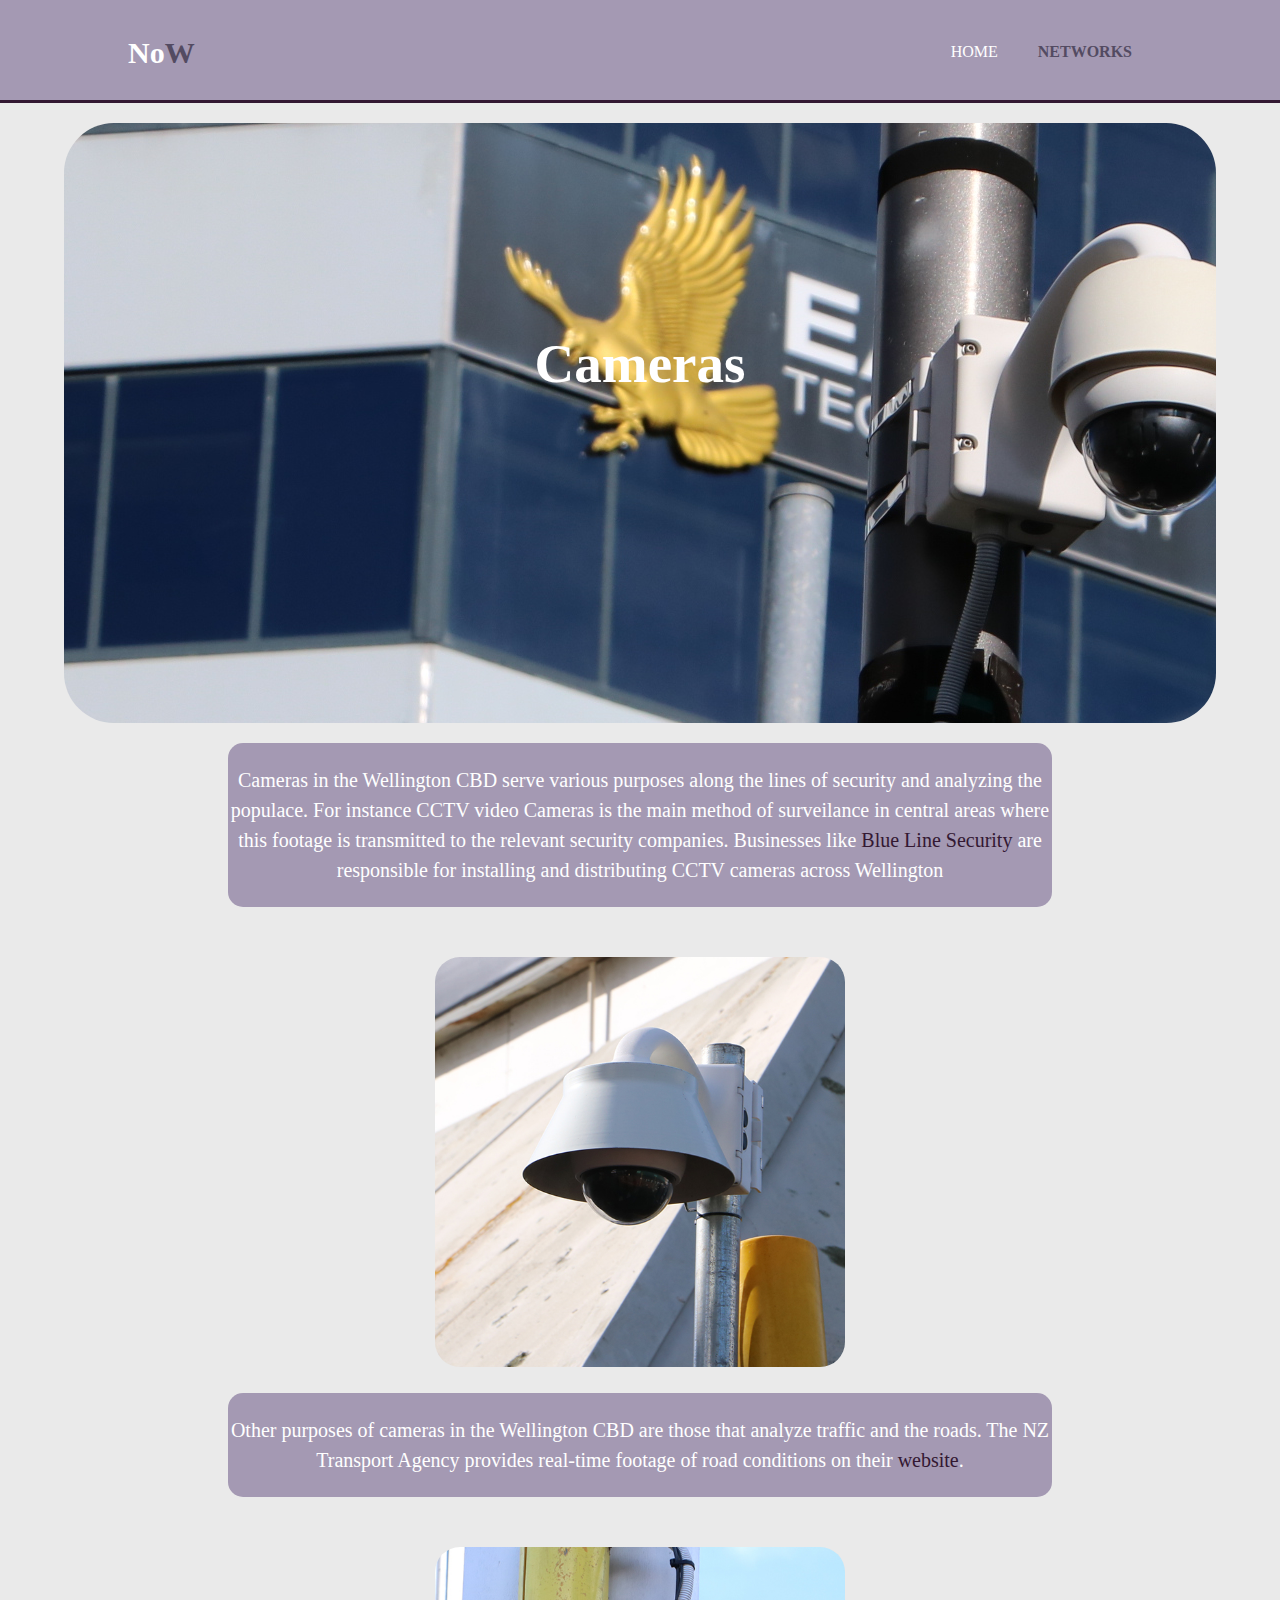
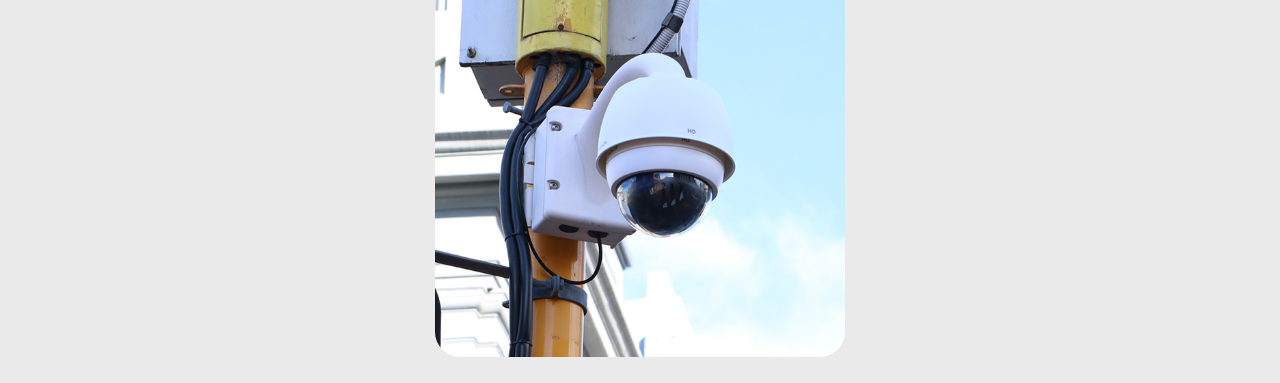
<file: cameras.html>
<!DOCTYPE html>
<html>
<head>
	<meta http-equiv="Content-Type" content="text/html; charset=UTF-8" />
	<meta name="viewport" content="width=device-width">
	<title>Networks of Wellington | Cameras</title>
	<link rel="stylesheet" type="text/css" href="css/style.css">
</head>
<body>
	<header>
		<div class="navbar">
			<div id="logo">
				<h1>No<span class="highlight">W</span></h1>
			</div>
			<nav>
				<ul>
					<li><a href="index.html">Home</a></li>
					<li  class="current">
						<div class="dropdown">
    						<a class="cd">Networks</a>
						    <div class="dropdown-content">
						      <a href="fibre.html">Fibre</a>
						      <a href="wifi.html">WiFi Zones</a>
						      <a href="cameras.html">Cameras</a>
						    </div>
						  </div> 
					</li>
				</ul>
			</nav>
		</div>
	</header>
	<section id="sec-img">
		<div class="home-text">
			<h1>Cameras</h1>

		</div>
		
	</section>

<section id="pages-contents">
			<div class="page-text">
				<p>Cameras in the Wellington CBD serve various purposes along the lines of security and analyzing the populace. For instance CCTV video Cameras is the main method of surveilance in central areas where this footage is transmitted to the relevant security companies. Businesses like <a href="https://www.bluelinesecurity.co.nz/cctv/" target="_blank">Blue Line Security</a> are responsible for installing and distributing CCTV cameras across Wellington</p>
			</div>
		
		<div class="img-container"> <!--first wrap all grid cells in a g-row-->
			<div class="img-box">
				<img src="img/camera1.jpg">
			</div>	
		</div>

			<div class="page-text">

				<p>Other purposes of cameras in the Wellington CBD are those that analyze traffic and the roads. The NZ Transport Agency provides real-time footage of road conditions on their <a href="https://www.journeys.nzta.govt.nz/traffic-and-travel-information/traffic-cameras/wellington/" target="_blank">website</a>.</p>
			</div>
			<div class="img-container"> <!--first wrap all grid cells in a g-row-->
			<div class="img-box">
				<img src="img/camera2.jpg">
			</div>	
		</div>
	</section>	
</body>
</html>
</file>
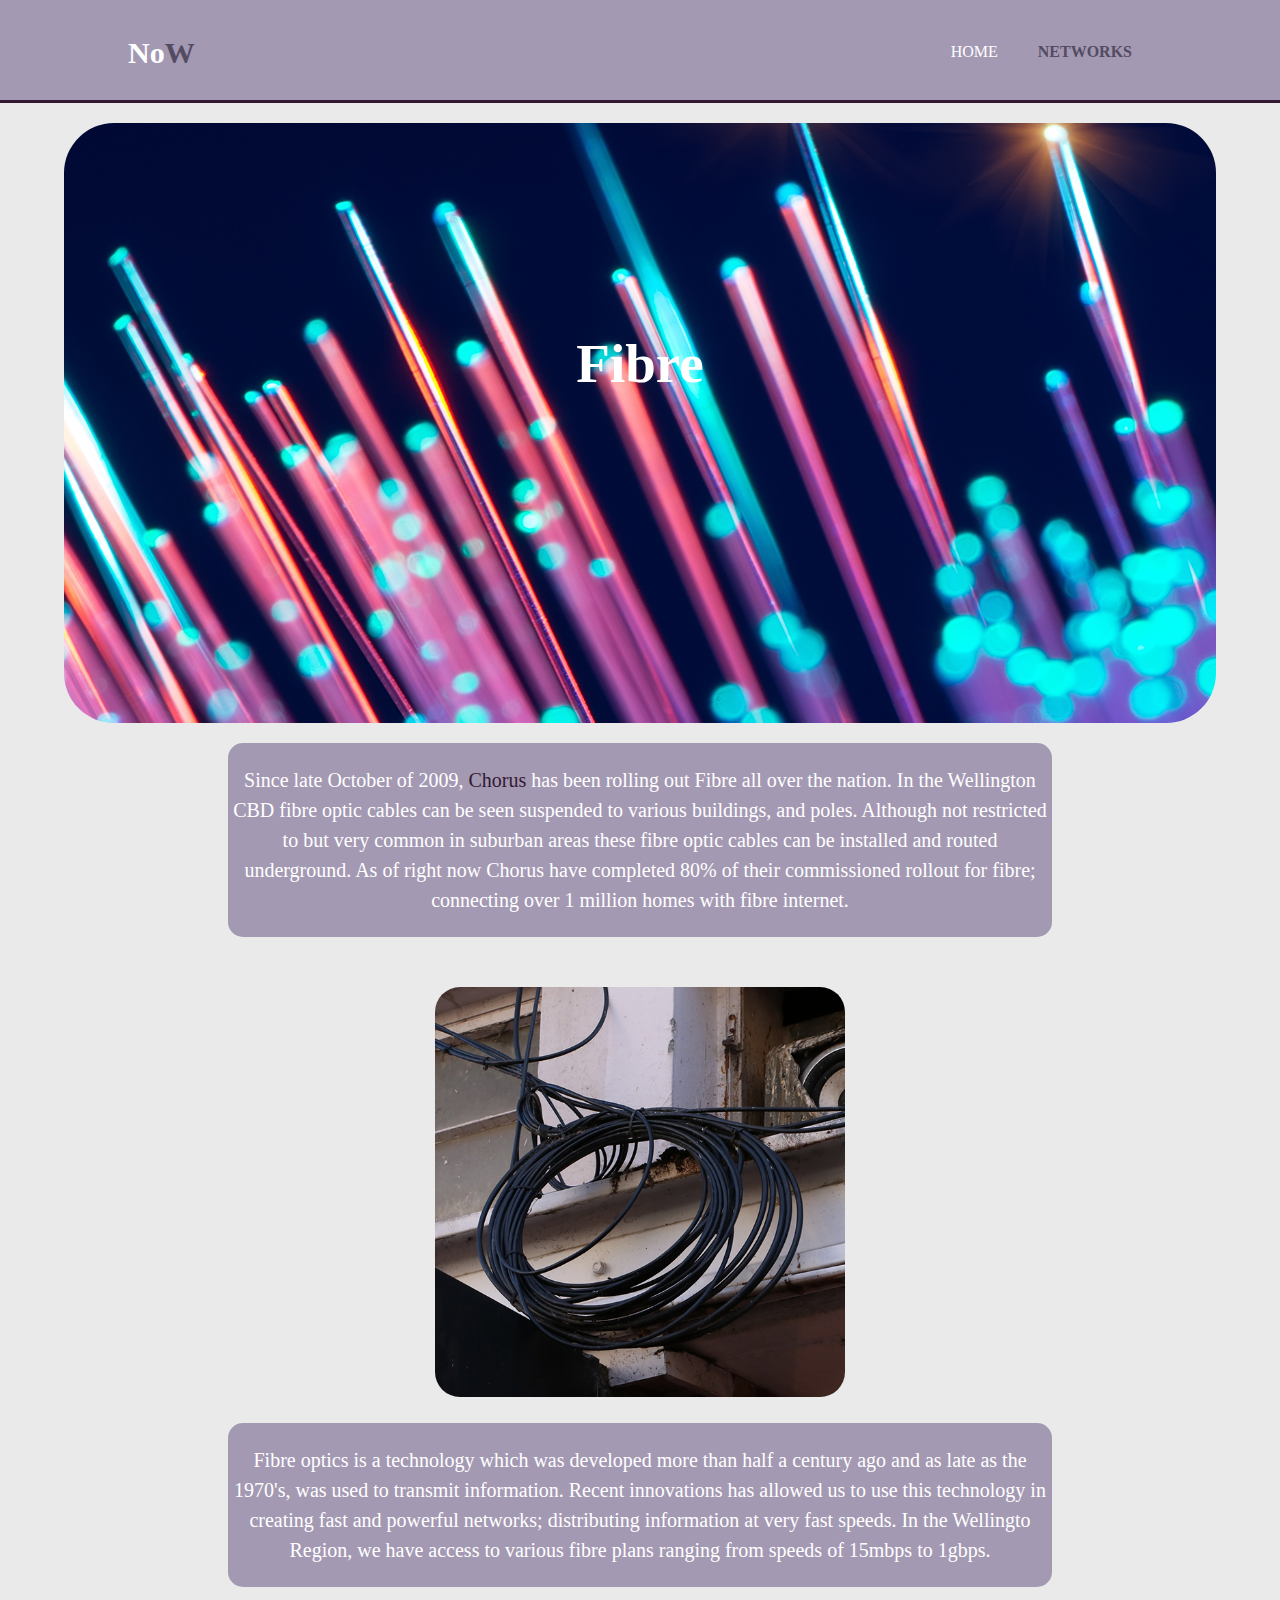
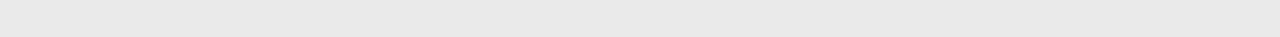
<file: fibre.html>
<!DOCTYPE html>
<html>
<head>
	<meta http-equiv="Content-Type" content="text/html; charset=UTF-8" />
	<meta name="viewport" content="width=device-width">
	<title>Networks of Wellington | Fibre</title>
	<link rel="stylesheet" type="text/css" href="css/style.css">
</head>
</head>
<body>
	<header>
		<div class="navbar">
			<div id="logo">
				<h1>No<span class="highlight">W</span></h1>
			</div>
			<nav>
				<ul>
					<li><a href="index.html">Home</a></li>
					<li  class="current">
						<div class="dropdown">
    						<a class="cd">Networks</a>
						    <div class="dropdown-content">
						      <a href="fibre.html">Fibre</a>
						      <a href="wifi.html">WiFi Zones</a>
						      <a href="cameras.html">Cameras</a>
						    </div>
						  </div> 
					</li>
				</ul>
			</nav>
		</div>
	</header>
	<section id="fibre-img">
		<div class="home-text">
			<h1>Fibre</h1>

		</div>
		
	</section>

<section id="pages-contents">
			<div class="page-text">
				<p>Since late October of 2009, <a href="https://www.chorus.co.nz/" target="_blank">Chorus</a> has been rolling out Fibre all over the nation. In the Wellington CBD fibre optic cables can be seen suspended to various buildings, and poles. Although not restricted to but very common in suburban areas these fibre optic cables can be installed and routed underground. As of right now Chorus have completed 80% of their commissioned rollout for fibre; connecting over 1 million homes with fibre internet.</p>
			</div>
		
		<div class="img-container"> <!--first wrap all grid cells in a g-row-->
			<div class="img-box">
				<img src="img/fibre1.jpg">
			</div>	
		</div>

			<div class="page-text">

				<p>Fibre optics is a technology which was developed more than half a century ago and as late as the 1970's, was used to transmit information. Recent innovations has allowed us to use this technology in creating fast and powerful networks; distributing information at very fast speeds. In the Wellingto Region, we have access to various fibre plans ranging from speeds of 15mbps to 1gbps.</p>
			</div>
	</section>	
	
</body>
</html>
</file>
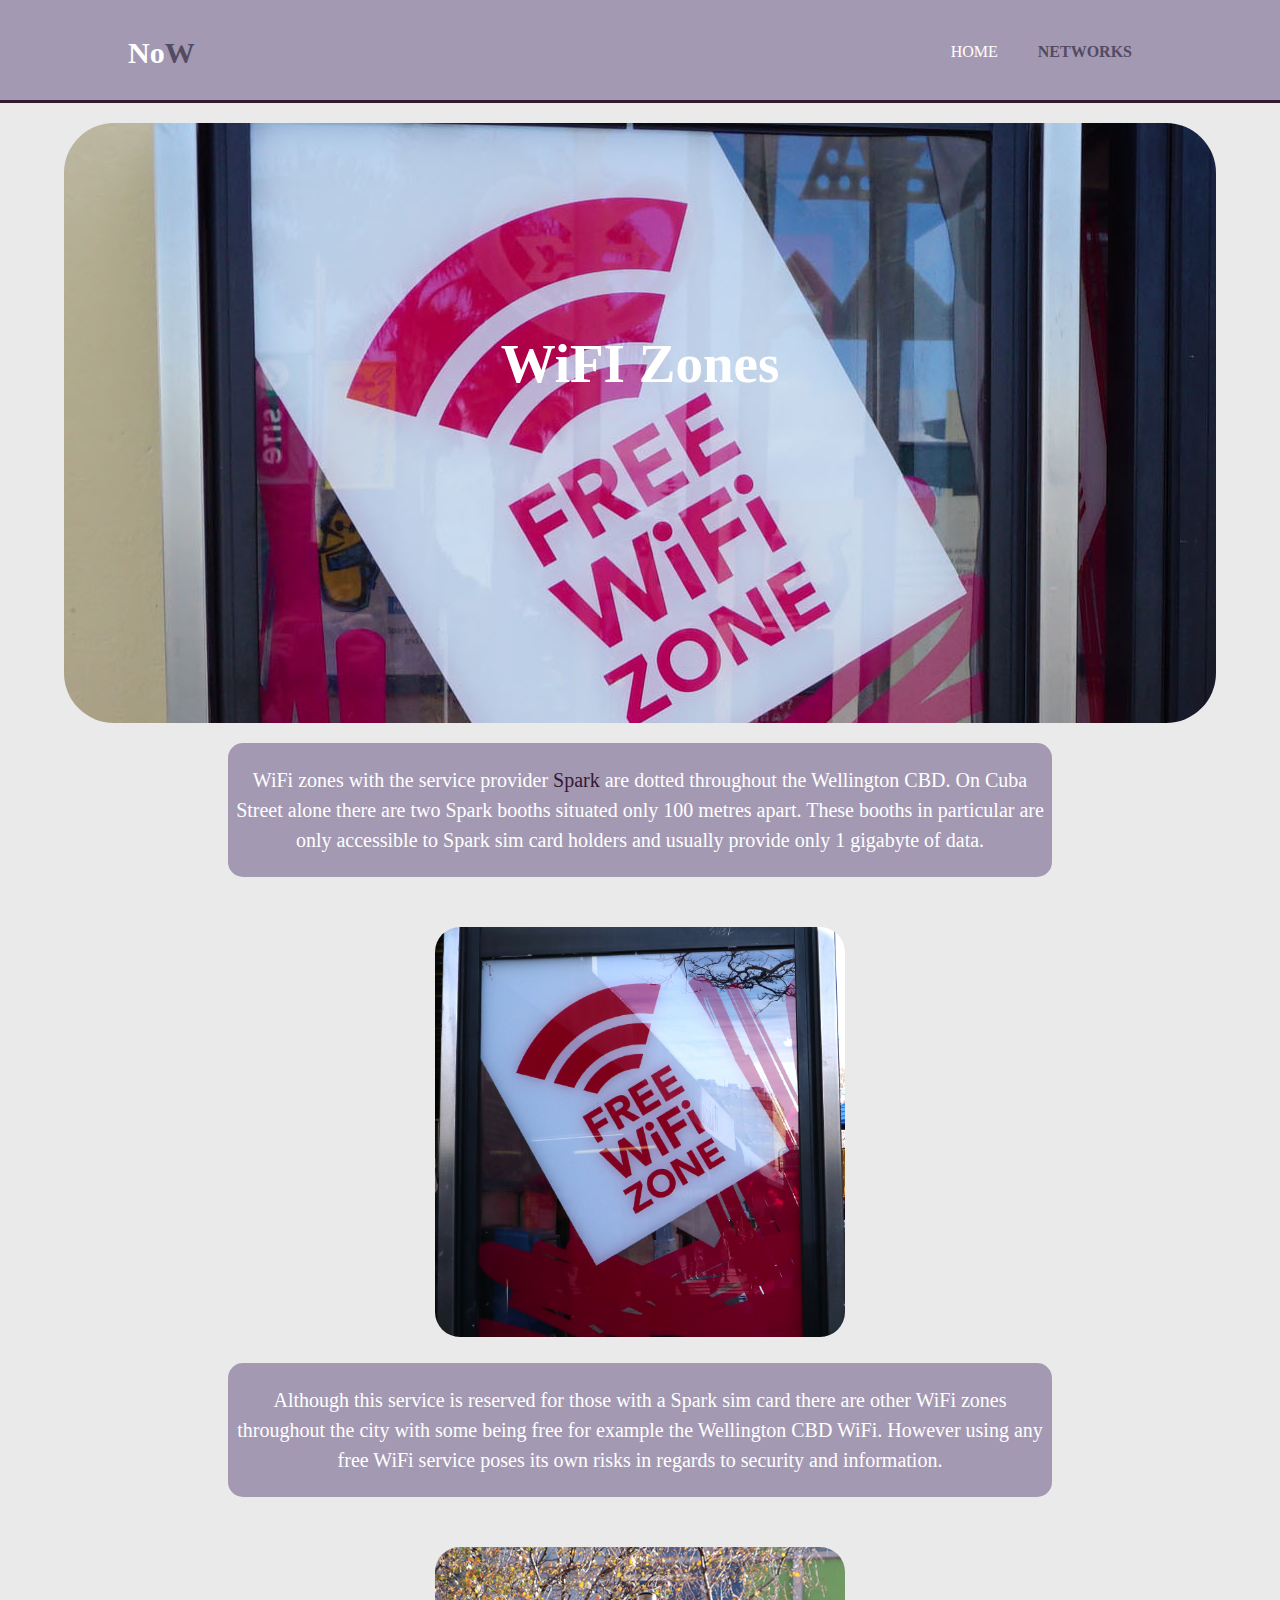
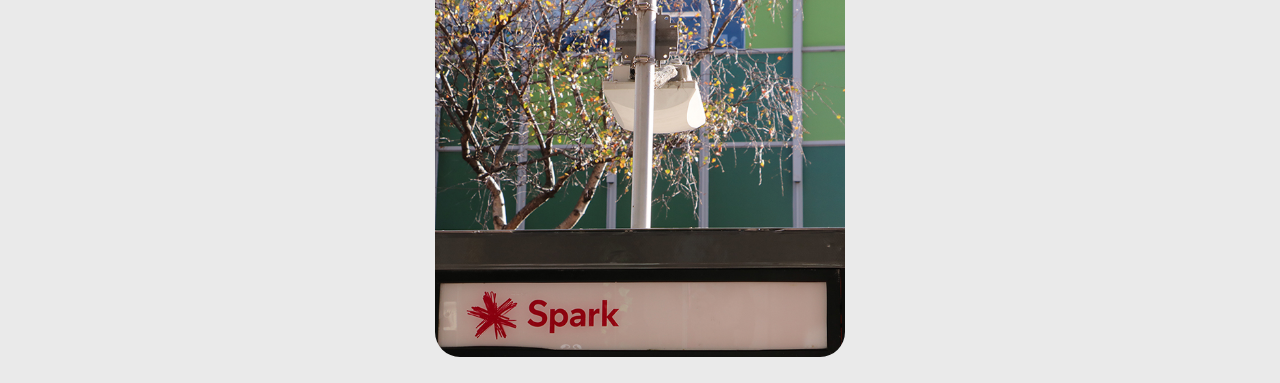
<file: wifi.html>
<!DOCTYPE html>
<html>
<head>
	<meta http-equiv="Content-Type" content="text/html; charset=UTF-8" />
	<meta name="viewport" content="width=device-width">
	<title>Networks of Wellington | WiFi Zones</title>
	<link rel="stylesheet" type="text/css" href="css/style.css">
</head>
</head>
<body>
	<header>
		<div class="navbar">
			<div id="logo">
				<h1>No<span class="highlight">W</span></h1>
			</div>
			<nav>
				<ul>
					<li><a href="index.html">Home</a></li>
					<li  class="current">
						<div class="dropdown">
    						<a class="cd">Networks</a>
						    <div class="dropdown-content">
						      <a href="fibre.html">Fibre</a>
						      <a href="wifi.html">WiFi Zones</a>
						      <a href="cameras.html">Cameras</a>
						    </div>
						  </div> 
					</li>
				</ul>
			</nav>
		</div>
	</header>
	<section id="wifi-img">
		<div class="home-text">
			<h1>WiFI Zones</h1>

		</div>
		
	</section>

<section id="pages-contents">
			<div class="page-text">
				<p>WiFi zones with the service provider <a href="https://www.spark.co.nz/help/get-more/wifi-hotspots/find-free-wifi/"target="_blank">Spark</a> are dotted throughout the Wellington CBD. On Cuba Street alone there are two Spark booths situated only 100 metres apart. These booths in particular are only accessible to Spark sim card holders and usually provide only 1 gigabyte of data.</p>
			</div>
		
		<div class="img-container"> <!--first wrap all grid cells in a g-row-->
			<div class="img-box">
				<img src="img/wifi1.jpg">
			</div>	
		</div>

			<div class="page-text">

				<p>Although this service is reserved for those with a Spark sim card there are other WiFi zones throughout the city with some being free for example the Wellington CBD WiFi. However using any free WiFi service poses its own risks in regards to security and information. </p>
			</div>
			<div class="img-container"> <!--first wrap all grid cells in a g-row-->
			<div class="img-box">
				<img src="img/wifi-booth.jpg">
			</div>	
		</div>
	</section>	
	
</body>
</html>
</file>
<file: css/style.css>
html{
	scroll-behavior: smooth;
}
body{
	font: 15px/1.5 Arial Narrow;
	padding: 0;
	margin: 0;
	background-color: #EAEAEA;
}
p a{
	text-decoration: none;
	color: #331832
}

/* Global Content */
.container{
	width: 100%;
	margin: auto;
	overflow: hidden;
}

.navbar{
	width: 80%;
	margin: auto;
	overflow: hidden;
}

.home-text{
	width: 100%;
	margin: auto;
	overflow: hidden;
	padding-top: 100px;
}

ul{
	margin: 0;
	padding: 0;
}

/* Header Things */
header{
	background-color: #A499B3;
	color: #ffffff;
	padding-top: 30px;
	min-height: 70px;
	border-bottom: #331832 3px solid;
}

header a{
	color: #ffffff;
	text-decoration: none;
	text-transform: uppercase;
	font-size: 16px;
}

header li{
	float: left;
	display: inline;
	padding: 0 20px 0 20px;
}

header #logo{
	float: left;
}

header #logo h1{
	margin: 0;
}

header nav{
	float: right;
	margin-top: 10px;
}

header .highlight,header .current a{
	color: #534B62;
	font-weight: bold;
}
header a:hover{
	color: #331832;
	font-weight: bold;
}
/* Dropdown Menu */
.dropdown{
	display: inline;
}
.dropdown-content {
  display: none;
  position: absolute;
  background-color: #f9f9f9;
  min-width: 160px;
  box-shadow: 0px 8px 16px 0px rgba(0,0,0,0.2);
  z-index: 100;
  margin-top: -4px;
}

.dropdown-content a {
  float: none;
  color: black;
  padding: 12px 16px;
  text-decoration: none;
  display: block;
  text-align: left
}

.dropdown:hover .dropdown-content {
  display: block;
}

.cd {
	cursor: default;
}

/*Showcase*/
#home-img{
	min-height: 600px;
	background:url('../img/title.jpg') no-repeat 0 -1400px; 
	text-align: center;
	color: #ffffff;
}

#home-img h1{
	margin-top: 100px;
	font-size: 55px;
	margin-bottom: 10px;
}

#home-img p{
	font-size: 20px;
}

#introduction{
	text-align: center;
	background-color: #A499B3;
	padding: 10px;
	width: 50%;
	margin: auto;
	margin-top: 50px;
	margin-bottom: 50px;
	border-radius: 15px;
}

#introduction p{
	font-size: 30px;
	color: #ffffff;
}

.image-disc{
	background-color: #A499B3;
	padding: 2px;
	width: 60%;
	margin: auto;
	margin-top: 20px;
	margin-bottom: 50px;
	border-radius: 15px;
	color: #ffffff;
	font-size: 20px;
}

/* Boxes */
#boxes{
	margin-top: 20px;
}

#boxes .box{
	float: left;
	text-align: center;
	width: 33.33%;
	padding: 0px;
}

#boxes .box img{
	width:80%;
	border-radius: 15px;
} 

#boxes .box:hover{
	background-color: #A499B3;
	border-radius: 50px;
} 

#boxes .box:hover>.image-disc{
	box-shadow: 0 0 3px #ddd;
} 

/* JS */
@media(max-width: 768px){
	header #logo, 
	header nav,
	header nav li,
	header nav li a,
	#boxes .box,
	#pages-contents .img-container{
		float:none;
		text-align: center;
		width: 100%;

	}
	header{
		padding-bottom: 20px;
	}
	#showcase h1{
		margin-top: 40px;
	}
	#boxes .box{
		padding-bottom: 1px;
		padding-top: 5px;
	}
	.dropdown-content{
		width: 1%;
		text-align: center;
		float: right;
		margin-left: 40%;

	}

}

/*Links*/
/*Fibre*/
#fibre-img{
	margin-top: 20px;
	min-height: 600px;
	background:url('../img/fibre-title.jpg') no-repeat 0 -700px; /* Retrieved from: https://s3-eu-central-1.amazonaws.com/centaur-wp/theengineer/prod/content/uploads/2017/11/21165110/Optical-Fibers.jpg; */
	text-align: center;
	color: #ffffff;
	max-width: 90%;
	margin-left: auto;
	margin-right: auto;
	border-radius: 50px
}

#fibre-img h1{
	margin-top: 100px;
	font-size: 55px;
	margin-bottom: 10px;
}

/* Simple grid */
.img-container{
	width: 40%;
	overflow: hidden;
	margin: auto;
}

.img-container img{
	max-width: 100%; /*This makes all images in grids to be the size of their cell */
	border-radius: 25px;
	margin: auto;
}

.img-container .img-box img{
	width: 100%;
	margin: auto;
}

.page-text{
	margin: auto;
	text-align: center;
	background-color: #A499B3;
	padding: 2px;
	width: 80%;
	margin: auto;
	margin-top: 20px;
	margin-bottom: 50px;
	border-radius: 15px;
	color: #ffffff;
	font-size: 20px;
}


.show{
	border: 1px solid blue;
	padding: 2px;
}

.padded{
	padding: 20px; /* I add this to cells to add a little padding*/
}

#pages-contents{
	max-width: 80%;
	margin-left: auto;
	margin-right: auto;
	margin-top: 100	px;
	margin-bottom: 20px;

}
/*WiFi Zones*/
#wifi-img{
	margin-top: 20px;
	min-height: 600px;
	background:url('../img/wifi-booth-title.jpg') no-repeat -1300px -600px; /*Retrieved from: http://thejourneysouth.net/wp-content/uploads/2016/06/DSC02210-449x304.jpg */
	text-align: center;
	color: #ffffff;
	max-width: 90%;
	margin-left: auto;
	margin-right: auto;
	border-radius: 50px
}
#wifi-img h1{
	margin-top: 100px;
	font-size: 55px;
	margin-bottom: 10px;
}

/*Cameras*/
#sec-img{
	margin-top: 20px;
	min-height: 600px;
	background:url('../img/sec-title.JPG') no-repeat -700px -300px; 
	text-align: center;
	color: #ffffff;
	max-width: 90%;
	margin-left: auto;
	margin-right: auto;
	border-radius: 50px
}

#sec-img h1{
	margin-top: 100px;
	font-size: 55px;
	margin-bottom: 10px;
}
</file>
